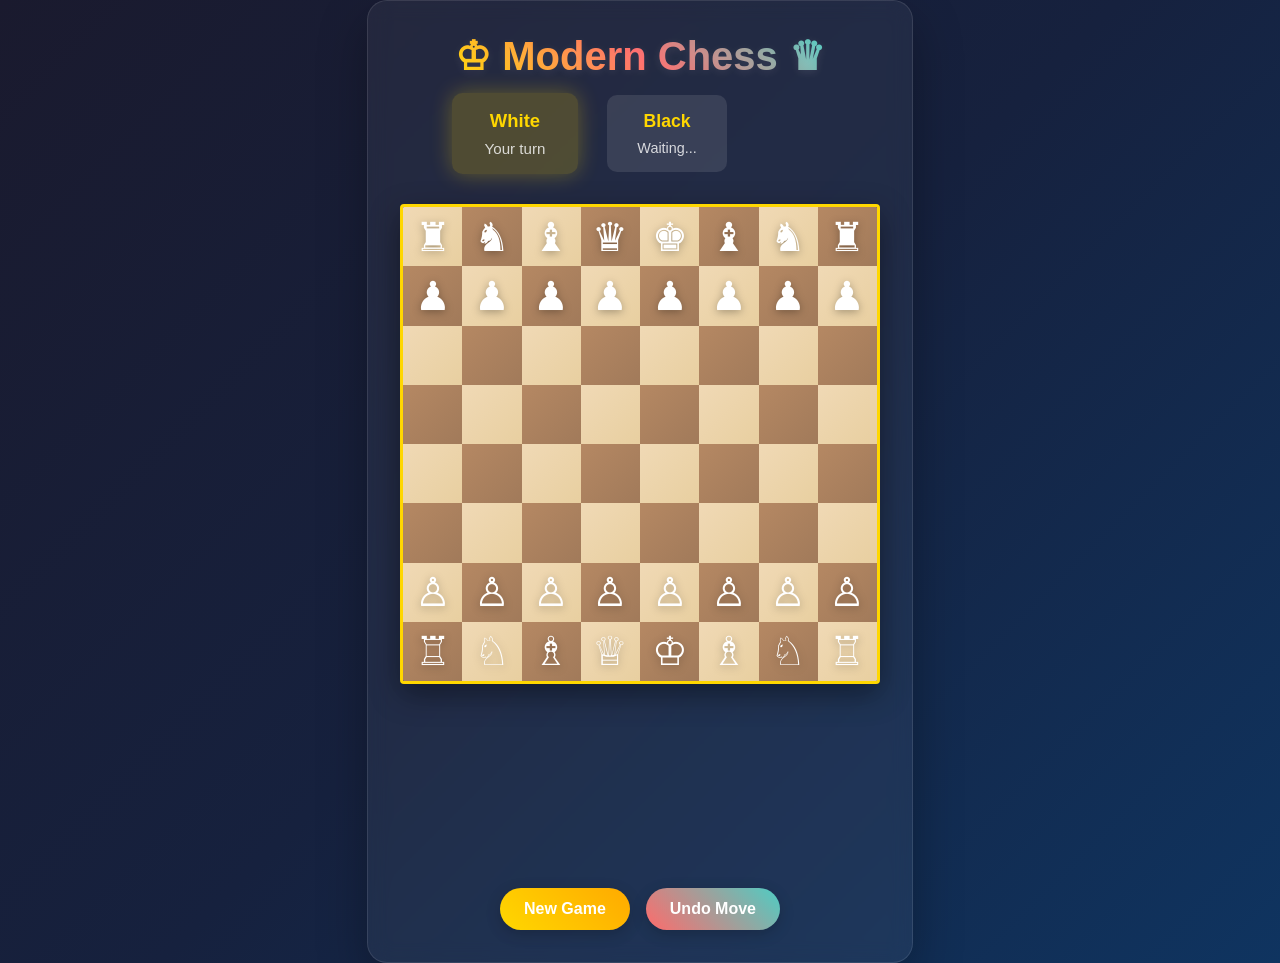
<file: Qwen_html_20250927_9quv2dcdl.html>
<!DOCTYPE html>
<html lang="en">
<head>
    <meta charset="UTF-8">
    <meta name="viewport" content="width=device-width, initial-scale=1.0">
    <title>Modern Animated Chess</title>
    <style>
        * {
            margin: 0;
            padding: 0;
            box-sizing: border-box;
        }

        body {
            font-family: 'Segoe UI', Tahoma, Geneva, Verdana, sans-serif;
            background: linear-gradient(135deg, #1a1a2e, #16213e, #0f3460);
            min-height: 100vh;
            display: flex;
            justify-content: center;
            align-items: center;
            color: #fff;
            overflow: hidden;
        }

        .chess-container {
            display: flex;
            flex-direction: column;
            align-items: center;
            gap: 2rem;
            padding: 2rem;
            backdrop-filter: blur(10px);
            background: rgba(255, 255, 255, 0.05);
            border-radius: 20px;
            box-shadow: 0 20px 50px rgba(0, 0, 0, 0.3);
            border: 1px solid rgba(255, 255, 255, 0.1);
        }

        .game-header {
            text-align: center;
            animation: fadeInDown 1s ease-out;
        }

        .game-header h1 {
            font-size: 2.5rem;
            margin-bottom: 0.5rem;
            background: linear-gradient(45deg, #ffd700, #ff6b6b, #4ecdc4);
            -webkit-background-clip: text;
            -webkit-text-fill-color: transparent;
            background-clip: text;
            text-shadow: 0 2px 10px rgba(255, 255, 255, 0.1);
        }

        .game-info {
            display: flex;
            gap: 2rem;
            margin-top: 1rem;
        }

        .player-info {
            text-align: center;
            padding: 1rem;
            background: rgba(255, 255, 255, 0.1);
            border-radius: 10px;
            min-width: 120px;
            transition: all 0.3s ease;
        }

        .player-info.active {
            background: rgba(255, 215, 0, 0.2);
            transform: scale(1.05);
            box-shadow: 0 0 20px rgba(255, 215, 0, 0.3);
        }

        .player-info h3 {
            font-size: 1.1rem;
            margin-bottom: 0.5rem;
            color: #ffd700;
        }

        .status {
            font-size: 0.9rem;
            opacity: 0.8;
        }

        .chess-board {
            display: grid;
            grid-template-columns: repeat(8, 1fr);
            grid-template-rows: repeat(8, 1fr);
            gap: 0;
            width: 480px;
            height: 480px;
            border: 3px solid #ffd700;
            border-radius: 4px;
            box-shadow: 0 10px 30px rgba(0, 0, 0, 0.4);
            overflow: hidden;
            position: relative;
        }

        .square {
            display: flex;
            justify-content: center;
            align-items: center;
            font-size: 2.5rem;
            cursor: pointer;
            transition: all 0.2s ease;
            position: relative;
            user-select: none;
        }

        .square.light {
            background: linear-gradient(135deg, #f0d9b5, #e8cfa0);
        }

        .square.dark {
            background: linear-gradient(135deg, #b58863, #a17a5a);
        }

        .square:hover {
            transform: scale(1.02);
            z-index: 10;
            box-shadow: 0 0 15px rgba(255, 215, 0, 0.5);
        }

        .square.selected {
            background: linear-gradient(135deg, #ff6b6b, #ff8e8e) !important;
            transform: scale(1.03);
            z-index: 20;
        }

        .square.valid-move {
            position: relative;
        }

        .square.valid-move::after {
            content: '';
            position: absolute;
            width: 20px;
            height: 20px;
            background: rgba(255, 215, 0, 0.6);
            border-radius: 50%;
            opacity: 0;
            animation: pulse 1.5s infinite;
        }

        .square.valid-capture {
            position: relative;
        }

        .square.valid-capture::before {
            content: '';
            position: absolute;
            width: 100%;
            height: 100%;
            border: 3px solid rgba(255, 107, 107, 0.7);
            border-radius: 50%;
            opacity: 0;
            animation: pulse 1.5s infinite;
        }

        .piece {
            transition: all 0.3s cubic-bezier(0.68, -0.55, 0.265, 1.55);
            filter: drop-shadow(0 2px 4px rgba(0, 0, 0, 0.3));
            transform-origin: center;
        }

        .piece.dragging {
            transform: scale(1.2) rotate(5deg);
            z-index: 100;
            position: absolute;
        }

        .controls {
            display: flex;
            gap: 1rem;
            margin-top: 1rem;
        }

        .btn {
            padding: 0.75rem 1.5rem;
            background: linear-gradient(45deg, #ff6b6b, #4ecdc4);
            border: none;
            border-radius: 25px;
            color: white;
            font-weight: bold;
            cursor: pointer;
            transition: all 0.3s ease;
            font-size: 1rem;
            box-shadow: 0 4px 15px rgba(0, 0, 0, 0.2);
        }

        .btn:hover {
            transform: translateY(-2px);
            box-shadow: 0 6px 20px rgba(0, 0, 0, 0.3);
        }

        .btn:active {
            transform: translateY(0);
        }

        .btn.reset {
            background: linear-gradient(45deg, #ffd700, #ffaa00);
        }

        @keyframes fadeInDown {
            from {
                opacity: 0;
                transform: translateY(-30px);
            }
            to {
                opacity: 1;
                transform: translateY(0);
            }
        }

        @keyframes pulse {
            0% {
                opacity: 0.3;
                transform: scale(0.8);
            }
            50% {
                opacity: 0.7;
                transform: scale(1.1);
            }
            100% {
                opacity: 0.3;
                transform: scale(0.8);
            }
        }

        @keyframes pieceDrop {
            0% {
                transform: scale(1.5) translateY(-20px);
                opacity: 0;
            }
            70% {
                transform: scale(0.9) translateY(5px);
            }
            100% {
                transform: scale(1) translateY(0);
                opacity: 1;
            }
        }

        .captured-pieces {
            display: flex;
            gap: 0.5rem;
            margin-top: 1rem;
            min-height: 30px;
        }

        .captured-pieces span {
            font-size: 1.2rem;
            opacity: 0.7;
        }

        @media (max-width: 520px) {
            .chess-board {
                width: 320px;
                height: 320px;
            }
            .square {
                font-size: 1.8rem;
            }
            .game-header h1 {
                font-size: 2rem;
            }
        }
    </style>
</head>
<body>
    <div class="chess-container">
        <div class="game-header">
            <h1>♔ Modern Chess ♛</h1>
            <div class="game-info">
                <div class="player-info white active">
                    <h3>White</h3>
                    <div class="status">Your turn</div>
                </div>
                <div class="player-info black">
                    <h3>Black</h3>
                    <div class="status">Waiting...</div>
                </div>
            </div>
        </div>
        
        <div class="chess-board" id="chessBoard"></div>
        
        <div class="captured-pieces" id="capturedWhite"></div>
        <div class="captured-pieces" id="capturedBlack"></div>
        
        <div class="controls">
            <button class="btn reset" onclick="resetGame()">New Game</button>
            <button class="btn" onclick="undoMove()">Undo Move</button>
        </div>
    </div>

    <script>
        // Chess pieces Unicode
        const pieces = {
            'white': {
                'king': '♔',
                'queen': '♕',
                'rook': '♖',
                'bishop': '♗',
                'knight': '♘',
                'pawn': '♙'
            },
            'black': {
                'king': '♚',
                'queen': '♛',
                'rook': '♜',
                'bishop': '♝',
                'knight': '♞',
                'pawn': '♟'
            }
        };

        // Initial board setup
        const initialBoard = [
            ['br', 'bn', 'bb', 'bq', 'bk', 'bb', 'bn', 'br'],
            ['bp', 'bp', 'bp', 'bp', 'bp', 'bp', 'bp', 'bp'],
            [null, null, null, null, null, null, null, null],
            [null, null, null, null, null, null, null, null],
            [null, null, null, null, null, null, null, null],
            [null, null, null, null, null, null, null, null],
            ['wp', 'wp', 'wp', 'wp', 'wp', 'wp', 'wp', 'wp'],
            ['wr', 'wn', 'wb', 'wq', 'wk', 'wb', 'wn', 'wr']
        ];

        let currentBoard = JSON.parse(JSON.stringify(initialBoard));
        let currentPlayer = 'white';
        let selectedSquare = null;
        let moveHistory = [];
        let capturedWhite = [];
        let capturedBlack = [];

        // DOM elements
        const chessBoard = document.getElementById('chessBoard');
        const capturedWhiteEl = document.getElementById('capturedWhite');
        const capturedBlackEl = document.getElementById('capturedBlack');

        // Initialize the board
        function initializeBoard() {
            chessBoard.innerHTML = '';
            for (let row = 0; row < 8; row++) {
                for (let col = 0; col < 8; col++) {
                    const square = document.createElement('div');
                    square.className = `square ${(row + col) % 2 === 0 ? 'light' : 'dark'}`;
                    square.dataset.row = row;
                    square.dataset.col = col;
                    
                    const piece = currentBoard[row][col];
                    if (piece) {
                        const color = piece[0] === 'w' ? 'white' : 'black';
                        const pieceType = getPieceType(piece[1]);
                        square.innerHTML = `<span class="piece">${pieces[color][pieceType]}</span>`;
                    }
                    
                    square.addEventListener('click', handleSquareClick);
                    chessBoard.appendChild(square);
                }
            }
            updatePlayerInfo();
        }

        function getPieceType(code) {
            const mapping = {
                'k': 'king',
                'q': 'queen',
                'r': 'rook',
                'b': 'bishop',
                'n': 'knight',
                'p': 'pawn'
            };
            return mapping[code];
        }

        function handleSquareClick(event) {
            const square = event.currentTarget;
            const row = parseInt(square.dataset.row);
            const col = parseInt(square.dataset.col);
            const piece = currentBoard[row][col];

            // Clear previous selections
            clearHighlights();

            if (selectedSquare) {
                const [selectedRow, selectedCol] = selectedSquare;
                const selectedPiece = currentBoard[selectedRow][selectedCol];
                
                // Check if it's a valid move (simplified logic for demo)
                if (isValidMove(selectedRow, selectedCol, row, col)) {
                    makeMove(selectedRow, selectedCol, row, col);
                }
                
                selectedSquare = null;
                return;
            }

            // Select a piece if it belongs to current player
            if (piece && ((currentPlayer === 'white' && piece[0] === 'w') || 
                         (currentPlayer === 'black' && piece[0] === 'b'))) {
                selectedSquare = [row, col];
                square.classList.add('selected');
                showValidMoves(row, col);
            }
        }

        function isValidMove(fromRow, fromCol, toRow, toCol) {
            // Simplified validation for demo purposes
            const fromPiece = currentBoard[fromRow][fromCol];
            const toPiece = currentBoard[toRow][toCol];
            
            // Can't move to a square with same color piece
            if (toPiece && ((fromPiece[0] === 'w' && toPiece[0] === 'w') || 
                           (fromPiece[0] === 'b' && toPiece[0] === 'b'))) {
                return false;
            }
            
            // Basic movement validation (not complete chess rules)
            const pieceType = fromPiece[1];
            switch (pieceType) {
                case 'p': // Pawn
                    const direction = fromPiece[0] === 'w' ? -1 : 1;
                    const startRow = fromPiece[0] === 'w' ? 6 : 1;
                    
                    // Forward move
                    if (fromCol === toCol && !toPiece) {
                        if (toRow === fromRow + direction) return true;
                        if (fromRow === startRow && toRow === fromRow + 2 * direction) return true;
                    }
                    
                    // Capture
                    if (Math.abs(fromCol - toCol) === 1 && toRow === fromRow + direction && toPiece) {
                        return true;
                    }
                    break;
                    
                case 'k': // King
                    return Math.abs(fromRow - toRow) <= 1 && Math.abs(fromCol - toCol) <= 1;
                    
                default:
                    // For demo, allow any move for other pieces
                    return true;
            }
            
            return false;
        }

        function showValidMoves(row, col) {
            // Simplified - just show some possible moves for demo
            const directions = [];
            const piece = currentBoard[row][col];
            const pieceType = piece[1];
            
            if (pieceType === 'p') {
                const direction = piece[0] === 'w' ? -1 : 1;
                const startRow = piece[0] === 'w' ? 6 : 1;
                
                // Forward moves
                if (row + direction >= 0 && row + direction < 8 && !currentBoard[row + direction][col]) {
                    highlightSquare(row + direction, col, 'move');
                    if (row === startRow && !currentBoard[row + 2 * direction][col]) {
                        highlightSquare(row + 2 * direction, col, 'move');
                    }
                }
                
                // Capture moves
                if (col > 0 && row + direction >= 0 && row + direction < 8) {
                    const leftPiece = currentBoard[row + direction][col - 1];
                    if (leftPiece && leftPiece[0] !== piece[0]) {
                        highlightSquare(row + direction, col - 1, 'capture');
                    }
                }
                if (col < 7 && row + direction >= 0 && row + direction < 8) {
                    const rightPiece = currentBoard[row + direction][col + 1];
                    if (rightPiece && rightPiece[0] !== piece[0]) {
                        highlightSquare(row + direction, col + 1, 'capture');
                    }
                }
            } else if (pieceType === 'k') {
                // King moves
                for (let dr = -1; dr <= 1; dr++) {
                    for (let dc = -1; dc <= 1; dc++) {
                        if (dr === 0 && dc === 0) continue;
                        const newRow = row + dr;
                        const newCol = col + dc;
                        if (newRow >= 0 && newRow < 8 && newCol >= 0 && newCol < 8) {
                            const targetPiece = currentBoard[newRow][newCol];
                            if (!targetPiece || targetPiece[0] !== piece[0]) {
                                highlightSquare(newRow, newCol, targetPiece ? 'capture' : 'move');
                            }
                        }
                    }
                }
            }
            // For other pieces, show a few example moves
            else {
                const exampleMoves = [
                    [row-1, col], [row+1, col], [row, col-1], [row, col+1],
                    [row-1, col-1], [row-1, col+1], [row+1, col-1], [row+1, col+1]
                ];
                exampleMoves.forEach(([r, c]) => {
                    if (r >= 0 && r < 8 && c >= 0 && c < 8) {
                        const targetPiece = currentBoard[r][c];
                        if (!targetPiece || targetPiece[0] !== piece[0]) {
                            highlightSquare(r, c, targetPiece ? 'capture' : 'move');
                        }
                    }
                });
            }
        }

        function highlightSquare(row, col, type) {
            const square = document.querySelector(`.square[data-row="${row}"][data-col="${col}"]`);
            if (square) {
                square.classList.add(`valid-${type}`);
            }
        }

        function clearHighlights() {
            document.querySelectorAll('.square').forEach(square => {
                square.classList.remove('selected', 'valid-move', 'valid-capture');
            });
        }

        function makeMove(fromRow, fromCol, toRow, toCol) {
            const piece = currentBoard[fromRow][fromCol];
            const capturedPiece = currentBoard[toRow][toCol];
            
            // Add to move history
            moveHistory.push({
                from: [fromRow, fromCol],
                to: [toRow, toCol],
                piece: piece,
                captured: capturedPiece
            });
            
            // Handle captures
            if (capturedPiece) {
                if (capturedPiece[0] === 'w') {
                    capturedBlack.push(capturedPiece);
                } else {
                    capturedWhite.push(capturedPiece);
                }
                updateCapturedPieces();
            }
            
            // Make the move
            currentBoard[toRow][toCol] = piece;
            currentBoard[fromRow][fromCol] = null;
            
            // Switch players
            currentPlayer = currentPlayer === 'white' ? 'black' : 'white';
            
            // Reinitialize board with animation
            initializeBoard();
            const targetSquare = document.querySelector(`.square[data-row="${toRow}"][data-col="${toCol}"]`);
            if (targetSquare) {
                targetSquare.style.animation = 'pieceDrop 0.6s ease-out';
                setTimeout(() => {
                    targetSquare.style.animation = '';
                }, 600);
            }
        }

        function updatePlayerInfo() {
            document.querySelector('.player-info.white').classList.toggle('active', currentPlayer === 'white');
            document.querySelector('.player-info.black').classList.toggle('active', currentPlayer === 'black');
            document.querySelector('.player-info.white .status').textContent = 
                currentPlayer === 'white' ? 'Your turn' : 'Waiting...';
            document.querySelector('.player-info.black .status').textContent = 
                currentPlayer === 'black' ? 'Your turn' : 'Waiting...';
        }

        function updateCapturedPieces() {
            capturedWhiteEl.innerHTML = capturedWhite.map(p => {
                const color = p[0] === 'w' ? 'white' : 'black';
                const pieceType = getPieceType(p[1]);
                return `<span>${pieces[color][pieceType]}</span>`;
            }).join('');
            
            capturedBlackEl.innerHTML = capturedBlack.map(p => {
                const color = p[0] === 'w' ? 'white' : 'black';
                const pieceType = getPieceType(p[1]);
                return `<span>${pieces[color][pieceType]}</span>`;
            }).join('');
        }

        function undoMove() {
            if (moveHistory.length === 0) return;
            
            const lastMove = moveHistory.pop();
            const { from, to, piece, captured } = lastMove;
            
            // Restore the piece
            currentBoard[from[0]][from[1]] = piece;
            currentBoard[to[0]][to[1]] = captured;
            
            // Restore captured pieces
            if (captured) {
                if (captured[0] === 'w') {
                    capturedBlack.pop();
                } else {
                    capturedWhite.pop();
                }
                updateCapturedPieces();
            }
            
            // Switch back to previous player
            currentPlayer = currentPlayer === 'white' ? 'black' : 'white';
            
            initializeBoard();
        }

        function resetGame() {
            currentBoard = JSON.parse(JSON.stringify(initialBoard));
            currentPlayer = 'white';
            selectedSquare = null;
            moveHistory = [];
            capturedWhite = [];
            capturedBlack = [];
            updateCapturedPieces();
            initializeBoard();
        }

        // Initialize the game
        initializeBoard();
    </script>
</body>
</html>
</file>
